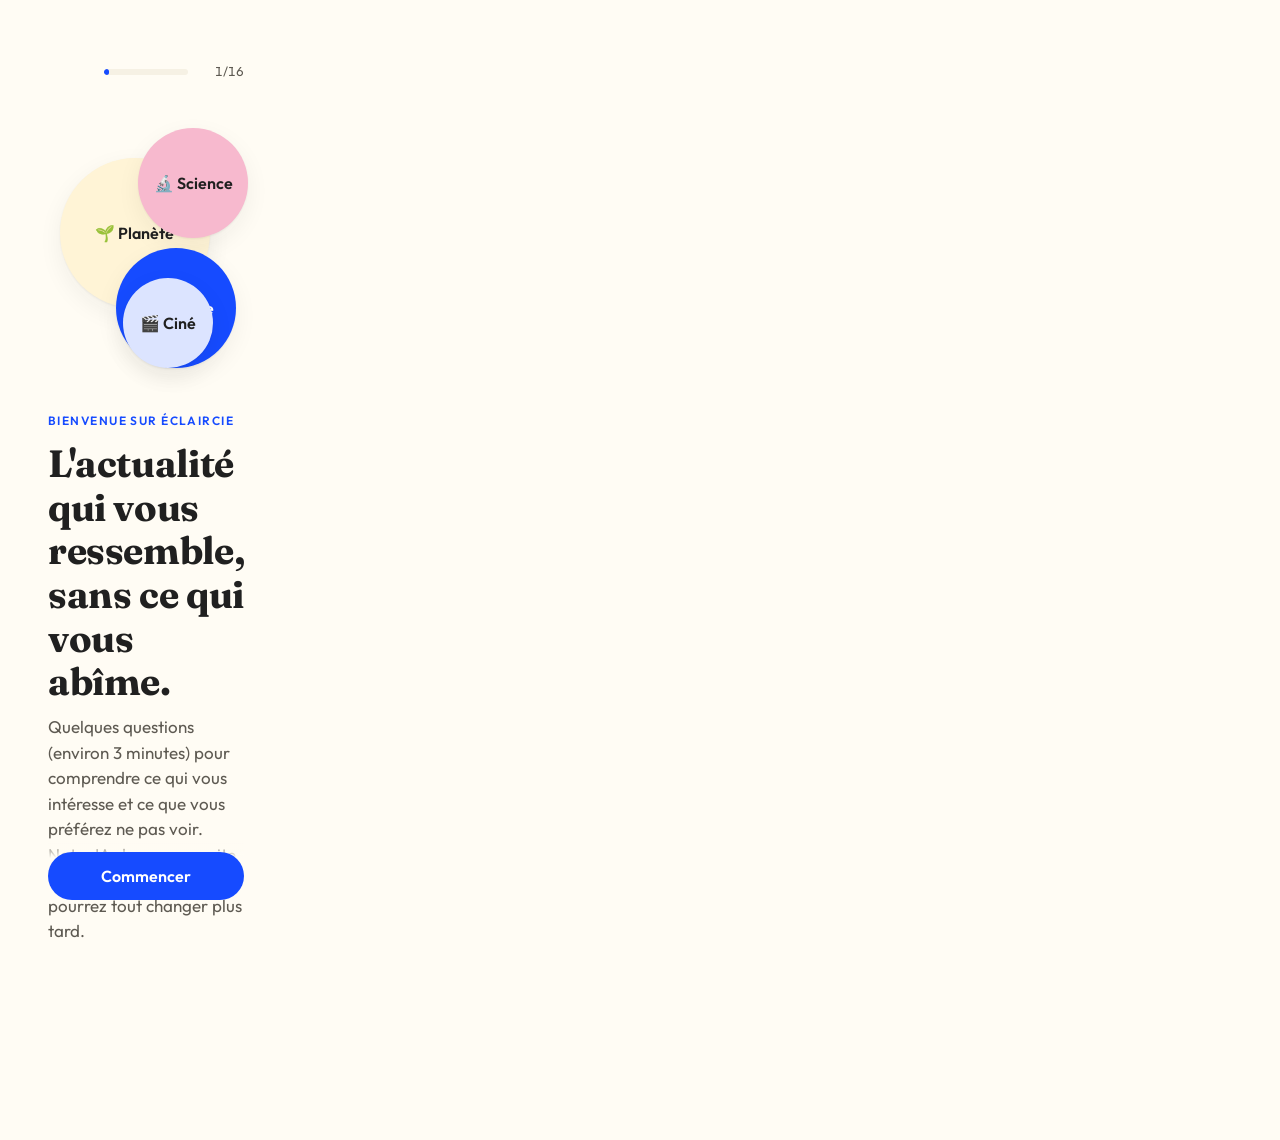
<file: public/index.html>
<!doctype html>
<html lang="fr">
<head>
  <meta charset="utf-8">
  <meta name="viewport" content="width=device-width, initial-scale=1, viewport-fit=cover">
  <title>Éclaircie</title>
  <meta name="description" content="L'actualité qui vous ressemble, sans ce qui vous abîme.">
  <meta name="theme-color" content="#164BFF">
  <link rel="manifest" href="manifest.webmanifest">
  <link rel="icon" href="icon.svg" type="image/svg+xml">
  <link rel="apple-touch-icon" href="icon.svg">
  <link rel="preconnect" href="https://fonts.googleapis.com">
  <link rel="preconnect" href="https://fonts.gstatic.com" crossorigin>
  <link href="https://fonts.googleapis.com/css2?family=Fraunces:opsz,wght@9..144,500;9..144,700&family=Outfit:wght@400;500;600;700&display=swap" rel="stylesheet">
  <link rel="stylesheet" href="app.css">
</head>
<body>
  <a class="skip" href="#main">Aller au contenu</a>
  <div id="app" class="shell">
    <nav class="nav" id="nav" aria-label="Navigation principale" hidden>
      <a class="brand" href="#/feed" aria-label="Éclaircie, accueil"><span class="brand-mark" aria-hidden="true"></span><span class="brand-name">Éclaircie</span></a>
      <a href="#/feed" data-route="feed"><svg viewBox="0 0 24 24" aria-hidden="true"><path d="M3 10.5 12 3l9 7.5V20a1 1 0 0 1-1 1h-5v-6H9v6H4a1 1 0 0 1-1-1z"/></svg><span>Accueil</span></a>
      <a href="#/favorites" data-route="favorites"><svg viewBox="0 0 24 24" aria-hidden="true"><path d="m12 3 2.7 5.6 6.1.9-4.4 4.3 1 6.1-5.4-2.9-5.4 2.9 1-6.1-4.4-4.3 6.1-.9z"/></svg><span>Favoris</span></a>
      <a href="#/explore" data-route="explore"><svg viewBox="0 0 24 24" aria-hidden="true"><circle cx="11" cy="11" r="7"/><path d="m20 20-4-4"/></svg><span>Explorer</span></a>
      <a href="#/saved" data-route="saved"><svg viewBox="0 0 24 24" aria-hidden="true"><path d="M6 3h12v18l-6-4-6 4z"/></svg><span>Sauvegardés</span></a>
      <a href="#/profile" data-route="profile"><svg viewBox="0 0 24 24" aria-hidden="true"><circle cx="12" cy="8" r="4"/><path d="M4 21c1-4 4.5-6 8-6s7 2 8 6"/></svg><span>Profil</span></a>
    </nav>
    <main id="main" tabindex="-1"></main>
    <!-- Bulle qui apparaît au défilement : logo · phrase personnelle · actualiser -->
    <header class="topbar" id="topbar" aria-label="Barre rapide" inert>
      <a href="#/feed" class="topbar-logo" aria-label="Éclaircie, accueil"><span class="brand-mark" aria-hidden="true"></span></a>
      <p class="topbar-msg" id="topbar-msg"></p>
      <button class="icon-btn topbar-refresh" id="topbar-refresh" aria-label="Actualiser les actualités"><svg viewBox="0 0 24 24" aria-hidden="true"><path d="M21 12a9 9 0 1 1-3-6.7L21 8M21 3v5h-5"/></svg></button>
    </header>
  </div>
  <div class="toast" id="toast" role="status" aria-live="polite"></div>
  <dialog id="sheet" class="sheet" aria-labelledby="sheet-title"></dialog>
  <script src="shared.js"></script>
  <script src="demo-data.js"></script>
  <script src="app.js"></script>
</body>
</html>
</file>
<file: public/app.css>
/* ===== Éclaircie — design tokens ===== */
:root {
  --blue: #164BFF;
  --pink: #F7B9CE;
  --cream: #FFF4D6;
  --ink: #202020;

  --blue-soft: #DCE4FF;
  --pink-soft: #FCE3EB;
  --bg: #FFFCF4;
  --surface: #FFFFFF;
  --surface-2: #F6F1E4;
  --text: var(--ink);
  --muted: #5E5A52;
  --line: #E9E2D0;
  --nav-bg: var(--ink);
  --nav-fg: #FFFFFF;
  --focus: var(--blue);
  --shadow: 0 1px 2px rgb(32 32 32 / .06), 0 8px 24px rgb(32 32 32 / .06);
  --radius: 22px;
  --radius-sm: 14px;
  --serif: 'Fraunces', Georgia, serif;
  --sans: 'Outfit', system-ui, -apple-system, 'Segoe UI', sans-serif;
  color-scheme: light;
}
@media (prefers-color-scheme: dark) {
  :root:not([data-theme="light"]) {
    --bg: #161616; --surface: var(--ink); --surface-2: #2B2B2B; --text: #F5F2EA; --muted: #B5B0A6;
    --line: #333; --nav-bg: #2B2B2B; --focus: #7C9BFF; --shadow: 0 8px 24px rgb(0 0 0 / .35); color-scheme: dark;
  }
}
:root[data-theme="dark"] {
  --bg: #161616; --surface: var(--ink); --surface-2: #2B2B2B; --text: #F5F2EA; --muted: #B5B0A6;
  --line: #333; --nav-bg: #2B2B2B; --focus: #7C9BFF; --shadow: 0 8px 24px rgb(0 0 0 / .35); color-scheme: dark;
}

* { box-sizing: border-box; }
[hidden] { display: none !important; }
html { -webkit-text-size-adjust: 100%; }
body { margin: 0; background: var(--bg); color: var(--text); font: 16px/1.5 var(--sans); -webkit-font-smoothing: antialiased; }
img { max-width: 100%; display: block; }
button, input, select, textarea { font: inherit; color: inherit; }
button { cursor: pointer; }
:focus-visible { outline: 3px solid var(--focus); outline-offset: 2px; border-radius: 8px; }
.skip { position: absolute; left: -999px; top: 8px; background: var(--blue); color: #fff; padding: 8px 14px; border-radius: 10px; z-index: 99; }
.skip:focus { left: 8px; }
.sr { position: absolute; width: 1px; height: 1px; overflow: hidden; clip: rect(0 0 0 0); }
h1, h2, h3 { font-family: var(--serif); font-weight: 700; letter-spacing: -.01em; line-height: 1.15; margin: 0; }
@media (prefers-reduced-motion: reduce) { *, *::before, *::after { animation: none !important; transition: none !important; } }

/* ===== Shell & navigation ===== */
.shell { min-height: 100dvh; }
main { max-width: 760px; margin: 0 auto; padding: 16px 16px 120px; outline: none; }
.nav { position: fixed; z-index: 20; left: 50%; bottom: max(14px, env(safe-area-inset-bottom)); transform: translateX(-50%);
  display: flex; gap: 6px; padding: 8px; background: var(--nav-bg); border-radius: 999px; box-shadow: 0 10px 30px rgb(0 0 0 / .25); }
.nav a { display: grid; place-items: center; width: 50px; height: 48px; border-radius: 999px; color: var(--nav-fg); text-decoration: none; opacity: .75; transition: background .2s, opacity .2s; }
.nav a span { display: none; }
.nav a:hover { opacity: 1; }
.nav a[aria-current="page"] { background: #fff; color: var(--ink); opacity: 1; width: 68px; }
.nav svg { width: 22px; height: 22px; fill: none; stroke: currentColor; stroke-width: 1.9; stroke-linecap: round; stroke-linejoin: round; }
.nav .brand { display: none; }
.brand-mark { width: 30px; height: 30px; border-radius: 50%; background: radial-gradient(circle at 35% 35%, var(--cream) 0 28%, var(--pink) 29% 55%, var(--blue) 56%); flex: none; }
@media (min-width: 960px) {
  .shell { display: grid; grid-template-columns: 240px 1fr; }
  .nav { position: sticky; top: 0; left: 0; bottom: auto; transform: none; height: 100dvh; flex-direction: column; border-radius: 0; padding: 24px 16px; gap: 4px; box-shadow: none; background: var(--surface); border-right: 1px solid var(--line); }
  .nav a { width: auto; height: 48px; justify-content: start; grid-auto-flow: column; gap: 12px; padding: 0 14px; color: var(--text); opacity: .8; }
  .nav a span { display: inline; font-weight: 500; }
  .nav a[aria-current="page"] { width: auto; background: var(--blue); color: #fff; }
  .nav .brand { display: flex; align-items: center; gap: 10px; margin-bottom: 24px; opacity: 1; }
  .brand-name { font-family: var(--serif); font-size: 24px; font-weight: 700; }
  main { padding: 32px 32px 64px; }
}

/* ===== Bulle flottante (au défilement) ===== */
.topbar {
  position: fixed; z-index: 25; top: max(10px, env(safe-area-inset-top)); left: 50%;
  width: min(728px, calc(100% - 32px)); height: 56px; padding: 6px 6px 6px 8px;
  display: flex; align-items: center; gap: 12px; border-radius: 999px;
  background: color-mix(in srgb, var(--surface) 82%, transparent); backdrop-filter: blur(16px) saturate(1.4); -webkit-backdrop-filter: blur(16px) saturate(1.4);
  border: 1px solid var(--line); box-shadow: 0 10px 30px rgb(32 32 32 / .14);
  transform: translate(-50%, calc(-100% - 24px)); opacity: 0; transition: transform .35s cubic-bezier(.2, .8, .2, 1), opacity .25s;
}
.topbar.show { transform: translate(-50%, 0); opacity: 1; }
.topbar-logo { display: grid; place-items: center; width: 44px; height: 44px; border-radius: 50%; flex: none; }
.topbar-logo .brand-mark { width: 32px; height: 32px; }
.topbar-msg { flex: 1; min-width: 0; margin: 0; text-align: center; font-weight: 600; font-size: 15px; white-space: nowrap; overflow: hidden; text-overflow: ellipsis; transition: opacity .3s, transform .3s; }
.topbar-msg.out { opacity: 0; transform: translateY(6px); }
.topbar-refresh { flex: none; background: var(--ink); color: #fff; }
:root[data-theme="dark"] .topbar-refresh { background: #fff; color: var(--ink); }
@media (prefers-color-scheme: dark) { :root:not([data-theme="light"]) .topbar-refresh { background: #fff; color: var(--ink); } }
@media (max-width: 420px) { .topbar { gap: 8px; } .topbar-msg { font-size: 14px; } }
.spin svg { animation: spin .8s linear infinite; }
@keyframes spin { to { transform: rotate(360deg); } }
@media (min-width: 960px) {
  /* centrée sur la colonne de contenu, à droite de la barre latérale */
  .topbar { left: calc(240px + (100% - 240px) / 2); width: min(696px, calc(100% - 240px - 64px)); }
}

/* ===== Composants ===== */
.btn { display: inline-flex; align-items: center; justify-content: center; gap: 8px; min-height: 48px; padding: 0 22px; border-radius: 999px; border: 0; font-weight: 600; text-decoration: none; transition: transform .15s, background .2s; }
.btn:active { transform: scale(.97); }
.btn-primary { background: var(--blue); color: #fff; }
.btn-primary:hover { background: #0E3AD6; }
.btn-primary:disabled { opacity: .4; cursor: not-allowed; }
.btn-ghost { background: transparent; color: var(--text); border: 1.5px solid var(--line); }
.btn-dark { background: var(--ink); color: #fff; }
.btn-sm { min-height: 40px; padding: 0 16px; font-size: 14px; }
.icon-btn { width: 44px; height: 44px; display: grid; place-items: center; border-radius: 50%; border: 0; background: var(--surface-2); color: var(--text); }
.icon-btn svg { width: 20px; height: 20px; fill: none; stroke: currentColor; stroke-width: 2; stroke-linecap: round; stroke-linejoin: round; }
.icon-btn[aria-pressed="true"] svg { fill: currentColor; }
.chips { display: flex; gap: 8px; overflow-x: auto; scrollbar-width: none; padding: 4px 2px 8px; margin: 0 -16px; padding-inline: 16px; }
.chips::-webkit-scrollbar { display: none; }
.chip { flex: none; min-height: 40px; padding: 0 16px; border-radius: 999px; border: 1.5px solid var(--line); background: var(--surface); font-weight: 500; font-size: 15px; }
.chip[aria-pressed="true"] { background: var(--ink); color: #fff; border-color: var(--ink); }
:root[data-theme="dark"] .chip[aria-pressed="true"] { background: #fff; color: var(--ink); }
@media (prefers-color-scheme: dark) { :root:not([data-theme="light"]) .chip[aria-pressed="true"] { background: #fff; color: var(--ink); } }
.eyebrow { font-size: 12px; font-weight: 600; letter-spacing: .12em; text-transform: uppercase; color: var(--blue); }
:root[data-theme="dark"] .eyebrow { color: #8FA9FF; }
@media (prefers-color-scheme: dark) { :root:not([data-theme="light"]) .eyebrow { color: #8FA9FF; } }
.muted { color: var(--muted); }
.field { display: grid; gap: 8px; margin-bottom: 20px; }
.field label, .label { font-weight: 600; }
.input { width: 100%; min-height: 52px; padding: 0 16px; border-radius: var(--radius-sm); border: 1.5px solid var(--line); background: var(--surface); }
.input:focus { border-color: var(--blue); outline: none; box-shadow: 0 0 0 4px rgb(22 75 255 / .15); }
textarea.input { padding: 14px 16px; min-height: 96px; resize: vertical; }
.hint { font-size: 14px; color: var(--muted); margin: 0; }
.toast { position: fixed; left: 50%; bottom: 100px; transform: translate(-50%, 20px); background: var(--ink); color: #fff; padding: 12px 18px; border-radius: 14px; opacity: 0; pointer-events: none; transition: .25s; z-index: 50; width: max-content; max-width: calc(100% - 32px); }
.toast.show { opacity: 1; transform: translate(-50%, 0); }
.toast button { background: none; border: 0; color: var(--pink); font-weight: 700; margin-left: 10px; }

/* Options (cartes sélectionnables) */
.options { display: grid; gap: 10px; grid-template-columns: repeat(auto-fill, minmax(150px, 1fr)); }
.option { position: relative; display: flex; align-items: center; gap: 12px; min-height: 60px; padding: 12px 16px; border-radius: var(--radius-sm); border: 1.5px solid var(--line); background: var(--surface); text-align: left; transition: border-color .15s, background .15s; }
.option .emo { font-size: 22px; }
.option small { display: block; color: var(--muted); font-size: 13px; }
.option[aria-pressed="true"], .option[aria-checked="true"] { border-color: var(--blue); background: var(--blue-soft); color: var(--ink); }
.option[aria-pressed="true"] small, .option[aria-checked="true"] small { color: #3a3a3a; }
.option.block[aria-pressed="true"] { border-color: #C2185B; background: var(--pink-soft); }
.option[aria-pressed="true"]::after, .option[aria-checked="true"]::after { content: '✓'; position: absolute; top: 8px; right: 10px; width: 20px; height: 20px; display: grid; place-items: center; font-size: 12px; border-radius: 50%; background: var(--blue); color: #fff; }
.option.block[aria-pressed="true"]::after { content: '✕'; background: #C2185B; }
.options.single .option { grid-column: 1 / -1; }

/* Groupes (précisions, sources) */
.group { border: 0; padding: 0; margin: 0 0 20px; min-width: 0; }
.group legend { font-weight: 600; padding: 0; margin-bottom: 10px; }
.src-logo { width: 34px; height: 34px; flex: none; border-radius: 10px; display: grid; place-items: center; background: var(--ink); color: #fff; font-family: var(--serif); font-weight: 700; font-size: 17px; }
.option[aria-pressed="true"] .src-logo { background: var(--blue); }
.src-status.off { color: #B4235A; }
.src-grid { grid-template-columns: repeat(auto-fill, minmax(230px, 1fr)); }
.src-grid .option { padding-right: 40px; }
.tag.star { background: var(--pink); }

/* Toggle */
.switch { display: flex; align-items: center; justify-content: space-between; gap: 16px; padding: 14px 0; border-bottom: 1px solid var(--line); }
.switch:last-child { border-bottom: 0; }
.switch input { appearance: none; flex: none; width: 52px; height: 32px; border-radius: 99px; background: #CFC8B8; position: relative; transition: .2s; cursor: pointer; }
.switch input::after { content: ''; position: absolute; top: 3px; left: 3px; width: 26px; height: 26px; border-radius: 50%; background: #fff; transition: .2s; box-shadow: 0 1px 3px rgb(0 0 0 / .2); }
.switch input:checked { background: var(--blue); }
.switch input:checked::after { left: 23px; }

/* Slider ton */
.range { width: 100%; accent-color: var(--blue); height: 32px; }
.range-labels { display: flex; justify-content: space-between; font-size: 13px; color: var(--muted); }
.tone-preview { margin-top: 12px; padding: 14px 16px; border-radius: var(--radius-sm); background: var(--cream); color: var(--ink); font-size: 15px; }

/* ===== Onboarding ===== */
.ob { min-height: 100dvh; display: flex; flex-direction: column; max-width: 640px; margin: 0 auto; padding: 16px 16px max(24px, env(safe-area-inset-bottom)); }
.ob-top { display: flex; align-items: center; gap: 12px; height: 48px; }
.progress { flex: 1; height: 6px; border-radius: 99px; background: var(--surface-2); overflow: hidden; }
.progress i { display: block; height: 100%; background: var(--blue); border-radius: 99px; transition: width .35s ease; }
.ob-step { font-size: 13px; color: var(--muted); min-width: 44px; text-align: right; font-variant-numeric: tabular-nums; }
.ob-body { flex: 1; padding: 24px 0; animation: rise .35s ease; }
.ob-body h1 { font-size: clamp(28px, 6vw, 38px); margin: 8px 0 10px; }
.ob-body > p.lead { color: var(--muted); margin: 0 0 24px; font-size: 17px; }
.ob-foot { display: flex; gap: 12px; position: sticky; bottom: 0; padding-top: 12px; background: linear-gradient(transparent, var(--bg) 30%); }
.ob-foot .btn-primary { flex: 1; }
@keyframes rise { from { opacity: 0; transform: translateY(12px); } }
.welcome-art { position: relative; height: 260px; margin: 8px 0 24px; }
.welcome-art span { position: absolute; border-radius: 50%; display: grid; place-items: center; font-weight: 600; color: var(--ink); box-shadow: var(--shadow); animation: float 6s ease-in-out infinite; }
@keyframes float { 50% { transform: translateY(-10px); } }

/* Bulles de thèmes (inspiration maquette 1) */
.bubbles { display: flex; flex-wrap: wrap; justify-content: center; gap: 12px; padding: 8px 0; }
.bubble { --s: 104px; width: var(--s); height: var(--s); border-radius: 50%; border: 3px solid transparent; position: relative; display: grid; place-items: center; text-align: center; padding: 8px; font-weight: 600; font-size: 14px; line-height: 1.15; color: var(--ink); background: var(--c, var(--cream)); transition: transform .2s, border-color .2s; }
.bubble .emo { display: block; font-size: 26px; margin-bottom: 2px; }
.bubble:hover { transform: scale(1.04); }
.bubble[aria-pressed="true"] { border-color: var(--blue); }
.bubble[aria-pressed="true"]::after { content: '✓'; position: absolute; top: 4px; right: 4px; width: 24px; height: 24px; border-radius: 50%; background: var(--blue); color: #fff; display: grid; place-items: center; font-size: 13px; border: 2px solid var(--bg); }
.bubble.lg { --s: 132px; font-size: 16px; }
.bubble.sm { --s: 88px; font-size: 13px; }
@media (max-width: 420px) { .bubbles { gap: 8px; } .bubble { --s: 92px; font-size: 13px; } .bubble.lg { --s: 112px; font-size: 14px; } .bubble.sm { --s: 80px; font-size: 12px; } .bubble .emo { font-size: 22px; } }

/* ===== Fil d'actu ===== */
.top { display: flex; align-items: center; justify-content: space-between; gap: 12px; margin-bottom: 4px; }
.top .logo { display: flex; align-items: center; gap: 10px; font-family: var(--serif); font-size: 24px; font-weight: 700; }
@media (min-width: 960px) { .top .logo { visibility: hidden; } }
.greet { margin: 20px 0 6px; }
.greet h1 { font-size: clamp(28px, 5vw, 40px); }
.greet p { margin: 6px 0 0; color: var(--muted); }
.shield { display: flex; align-items: center; gap: 12px; width: 100%; margin: 16px 0 12px; padding: 12px 16px; border-radius: var(--radius-sm); border: 0; background: var(--blue-soft); color: var(--ink); text-align: left; }
.shield b { color: var(--blue); }
.shield .ic { width: 36px; height: 36px; border-radius: 50%; background: var(--blue); color: #fff; display: grid; place-items: center; flex: none; }
.shield .chev { margin-left: auto; font-size: 20px; }

.sec-head { display: flex; justify-content: space-between; align-items: baseline; gap: 12px; margin: 28px 0 12px; }
.sec-head h2 { font-size: 24px; }
.sec-head .hint { margin-top: 4px; }
.see-all { color: var(--blue); font-weight: 600; text-decoration: none; white-space: nowrap; min-height: 44px; display: inline-flex; align-items: center; }
:root[data-theme="dark"] .see-all { color: #8FA9FF; }
@media (prefers-color-scheme: dark) { :root:not([data-theme="light"]) .see-all { color: #8FA9FF; } }
/* Rail horizontal des favoris */
.rail { display: grid; grid-auto-flow: column; grid-auto-columns: min(290px, 82%); gap: 14px; overflow-x: auto; scroll-snap-type: x mandatory; scroll-padding-inline: 16px; margin: 0 -16px; padding: 4px 16px 14px; scrollbar-width: thin; align-items: start; }
.rail .card .media { aspect-ratio: 2 / 1; }
.rail .card { height: 100%; }
.rail > * { scroll-snap-align: start; }
.rail .card h2 { font-size: 18px; -webkit-line-clamp: 3; }
.rail .card p { -webkit-line-clamp: 2; }
.rail .card .why { display: none; }
.rail .skeleton { height: 300px; }
.rail .empty { grid-column: auto; width: calc(100vw - 32px); max-width: 700px; padding: 24px 16px; border: 1.5px dashed var(--line); border-radius: var(--radius); }
.rail-more { display: grid; place-content: center; gap: 4px; text-align: center; border-radius: var(--radius); background: var(--blue); color: #fff; text-decoration: none; padding: 24px; }
.rail-more b { font-family: var(--serif); font-size: 40px; line-height: 1; }
@media (min-width: 960px) { .rail { margin: 0; padding-inline: 0; } }
.feed { display: grid; gap: 16px; margin-top: 8px; }
@media (min-width: 700px) { .feed { grid-template-columns: 1fr 1fr; } .feed .card.hero { grid-column: 1 / -1; } .feed .card.hero .media { aspect-ratio: 21 / 9; } }
.card { --c: var(--cream); position: relative; display: flex; flex-direction: column; background: var(--c); color: var(--ink); border-radius: var(--radius); overflow: hidden; box-shadow: var(--shadow); animation: rise .4s ease both; }
.card.c1 { --c: var(--cream); } .card.c2 { --c: var(--pink-soft); } .card.c3 { --c: var(--blue-soft); } .card.c4 { --c: #F3EDDF; }
.card .media { aspect-ratio: 16 / 9; background: var(--g, linear-gradient(135deg, var(--pink), var(--cream))); display: grid; place-items: center; font-size: 48px; overflow: hidden; }
.card .media img, .media img { width: 100%; height: 100%; object-fit: cover; }
/* Pas d'image (ou image cassée) : illustration du thème sur le dégradé */
.media[data-emoji]:not(:has(img))::after { content: attr(data-emoji); font-size: 56px; filter: drop-shadow(0 6px 12px rgb(0 0 0 / .15)); }
.demo-banner { display: flex; align-items: center; gap: 12px; flex-wrap: wrap; margin: 16px 0 0; padding: 14px 16px; border-radius: var(--radius-sm); background: var(--pink); color: var(--ink); }
.demo-banner > span:first-child { font-size: 24px; }
.demo-banner > span:nth-child(2) { flex: 1; min-width: 200px; }
.demo-banner .hint { color: #3a3a3a; }
.demo-banner code { background: rgb(255 255 255 / .6); padding: 1px 6px; border-radius: 6px; }
.card .body { padding: 18px 20px 14px; display: flex; flex-direction: column; gap: 10px; flex: 1; }
.card .meta { display: flex; flex-wrap: wrap; align-items: center; gap: 8px; font-size: 13px; color: #55524B; }
.tag { display: inline-flex; align-items: center; gap: 4px; padding: 3px 10px; border-radius: 99px; background: rgb(255 255 255 / .7); font-weight: 600; color: var(--ink); font-size: 12px; }
.tag.good { background: var(--blue); color: #fff; }
.card h2 { font-size: 21px; }
.card.hero h2 { font-size: clamp(24px, 4.4vw, 34px); }
.card h2 { display: -webkit-box; -webkit-line-clamp: 4; -webkit-box-orient: vertical; overflow: hidden; }
.card h2 a { color: inherit; text-decoration: none; }
.card h2 a::after { content: ''; position: absolute; inset: 0; } /* toute la carte est cliquable */
.card p { margin: 0; color: #3B3934; font-size: 15px; display: -webkit-box; -webkit-line-clamp: 3; -webkit-box-orient: vertical; overflow: hidden; }
.card .actions { display: flex; gap: 6px; margin-top: auto; padding-top: 6px; position: relative; z-index: 1; }
.card .actions .icon-btn { background: rgb(255 255 255 / .65); color: var(--ink); width: 40px; height: 40px; }
.card .actions .why { margin-left: auto; font-size: 13px; background: none; border: 0; color: #55524B; text-decoration: underline; text-underline-offset: 3px; min-height: 40px; }
.empty { text-align: center; padding: 48px 16px; color: var(--muted); }
.empty .big { font-size: 48px; }
/* Squelettes de chargement en forme de carte */
.skel { background: linear-gradient(90deg, var(--surface-2) 25%, color-mix(in srgb, var(--surface-2) 40%, var(--surface)) 50%, var(--surface-2) 75%); background-size: 200% 100%; animation: shimmer 1.4s ease-in-out infinite; border-radius: 8px; }
.skel-card { border-radius: var(--radius); overflow: hidden; background: var(--surface); border: 1px solid var(--line); animation: rise .4s ease both; }
.skel-card .skel-media { aspect-ratio: 16 / 9; border-radius: 0; }
.rail .skel-card .skel-media { aspect-ratio: 2 / 1; }
.skel-body { padding: 18px 20px 22px; display: grid; gap: 10px; }
.skel-tag { width: 84px; height: 22px; border-radius: 99px; }
.skel-line { height: 18px; } .skel-line.thin { height: 13px; margin-top: 4px; }
.w90 { width: 90%; } .w70 { width: 70%; } .w50 { width: 50%; }
.skel-shield { height: 60px; margin: 16px 0 0; border-radius: var(--radius-sm); background: var(--blue-soft); opacity: .6; animation: shimmer 1.4s ease-in-out infinite; }
.load-msg { min-height: 22px; margin: 10px 2px 0; font-size: 14px; color: var(--muted); text-align: center; }
.skeleton { height: 260px; border-radius: var(--radius); background: linear-gradient(90deg, var(--surface-2), var(--surface), var(--surface-2)); background-size: 200% 100%; animation: shimmer 1.2s infinite; }
@keyframes shimmer { to { background-position: -200% 0; } }

/* ===== Lecteur (inspiration maquette 3) ===== */
.reader { max-width: 660px; margin: 0 auto; }
.reader .bar { display: flex; justify-content: space-between; align-items: center; margin-bottom: 20px; }
.reader .bar .right { display: flex; gap: 8px; }
.reader .kicker { text-align: center; }
.reader h1 { text-align: center; font-size: clamp(30px, 6vw, 46px); margin: 12px 0 16px; }
.reader .byline { text-align: center; font-size: 13px; letter-spacing: .1em; text-transform: uppercase; color: var(--muted); }
.reader .hero-img { margin: 24px 0; border-radius: var(--radius); overflow: hidden; aspect-ratio: 16/9; background: var(--g); display: grid; place-items: center; font-size: 72px; }
.reader .hero-img img { width: 100%; height: 100%; object-fit: cover; }
.reader .text { font-family: var(--serif); font-size: 20px; line-height: 1.7; font-weight: 500; }
.reader .text::first-letter { float: left; font-size: 64px; line-height: .9; padding: 6px 10px 0 0; color: var(--blue); font-weight: 700; }
.reader .ai-box { margin: 28px 0; padding: 16px 18px; border-radius: var(--radius-sm); background: var(--surface-2); font-size: 15px; }

/* ===== Sauvegardés : pile (inspiration maquette 2) ===== */
.stack { display: grid; margin-top: 20px; }
.stack .s-card { --c: var(--cream); display: block; text-decoration: none; color: var(--ink); background: var(--c); border-radius: var(--radius); padding: 22px 22px 54px; margin-bottom: -34px; box-shadow: 0 -6px 20px rgb(0 0 0 / .08); transition: transform .25s; transform: rotate(var(--r, 0deg)); position: relative; }
.stack .s-card:hover, .stack .s-card:focus-visible { transform: rotate(0) translateY(-6px); z-index: 2; }
.stack .s-card:last-child { margin-bottom: 0; padding-bottom: 22px; }
.stack .s-card h3 { font-family: var(--sans); font-size: 20px; font-weight: 700; }
.stack .s-card p { margin: 8px 0 0; font-size: 14px; color: #4A4740; }
.stack .s-card .rm { position: absolute; top: 14px; right: 14px; background: rgb(255 255 255 / .6); }

/* ===== Profil ===== */
.section { background: var(--surface); border: 1px solid var(--line); border-radius: var(--radius); padding: 20px; margin-bottom: 16px; }
.section h2 { font-size: 22px; margin-bottom: 4px; }
.section > .hint { margin-bottom: 16px; }
.profile-head { display: flex; align-items: center; gap: 16px; margin: 12px 0 24px; }
.avatar { width: 64px; height: 64px; border-radius: 50%; background: var(--pink); color: var(--ink); display: grid; place-items: center; font-family: var(--serif); font-size: 28px; font-weight: 700; }
code, pre { font-family: ui-monospace, 'Cascadia Code', Consolas, monospace; font-size: 13px; }
pre { background: var(--ink); color: #F5F2EA; padding: 14px 16px; border-radius: var(--radius-sm); overflow-x: auto; margin: 8px 0; }
.steps { padding-left: 20px; margin: 8px 0; } .steps li { margin-bottom: 6px; }
.row { display: flex; flex-wrap: wrap; gap: 10px; }

/* Sheet (dialog) */
.sheet { border: 0; padding: 0; width: min(560px, 100%); max-height: 85dvh; margin: auto auto 0; border-radius: 28px 28px 0 0; background: var(--surface); color: var(--text); }
@media (min-width: 700px) { .sheet { margin: auto; border-radius: 28px; } }
.sheet::backdrop { background: rgb(0 0 0 / .45); }
.sheet .in { padding: 24px; }
.sheet h2 { font-size: 24px; margin-bottom: 8px; }
.bars { display: grid; gap: 10px; margin: 16px 0; }
.bars .b { display: grid; grid-template-columns: 1fr auto; gap: 4px 12px; font-size: 15px; }
.bars .b i { grid-column: 1 / -1; height: 8px; border-radius: 99px; background: var(--pink); }
</file>
